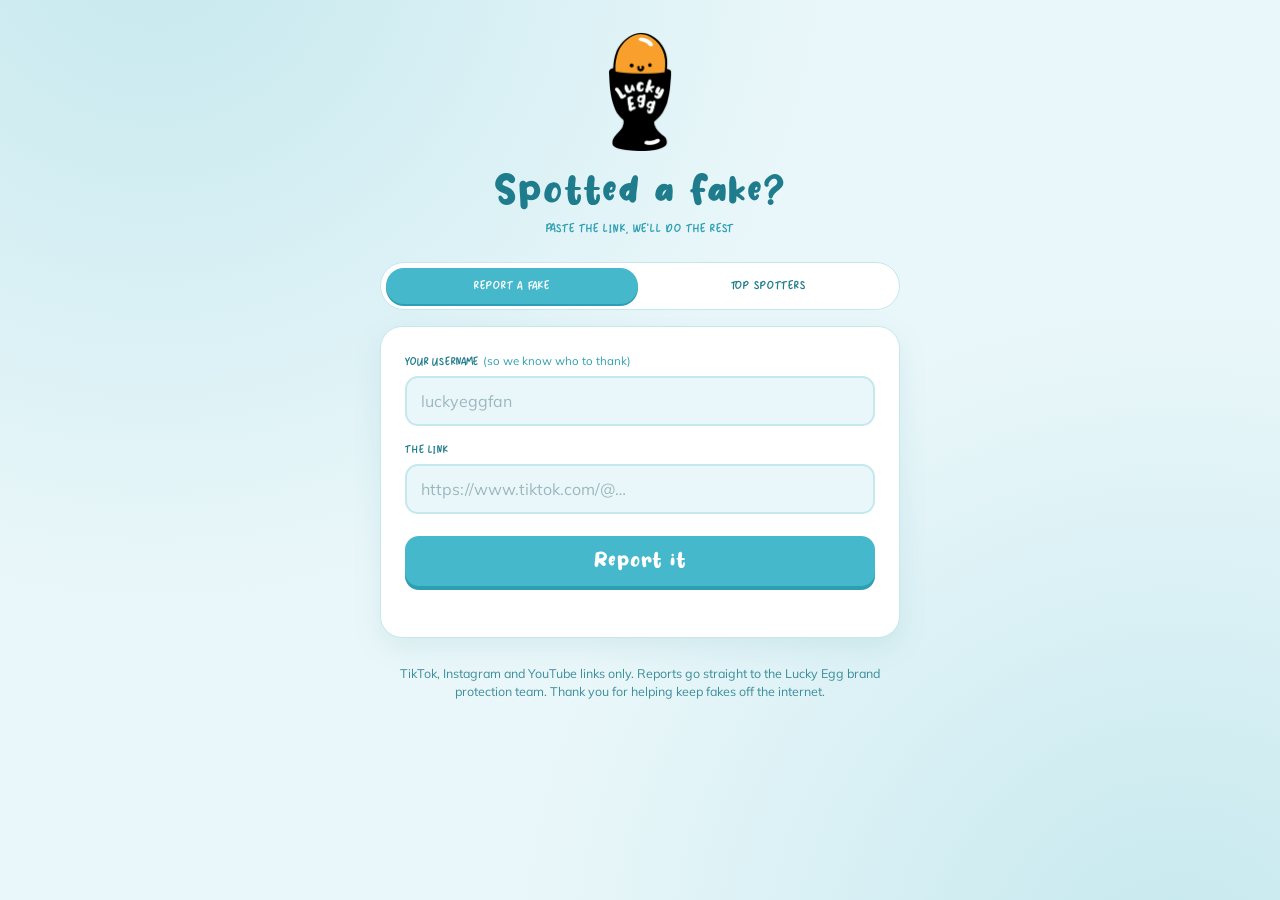
<file: index.html>
<!doctype html>
<html lang="en">
<head>
<meta charset="utf-8">
<meta name="viewport" content="width=device-width, initial-scale=1">
<meta name="robots" content="noindex, nofollow">
<meta name="description" content="Report a fake or copied Lucky Egg product you've spotted on TikTok, Instagram or YouTube.">
<title>Report a fake · Lucky Egg</title>
<link rel="icon" href="logo.png">
<link rel="stylesheet" href="style.css">
</head>
<body>

<img class="logo" src="logo.png" alt="Lucky Egg">
<h1>Spotted a fake?</h1>
<p class="sub">Paste the link, we'll do the rest</p>

<nav class="tabs">
  <a class="tab" href="index.html" aria-current="page">Report a fake</a>
  <a class="tab" href="leaderboard.html">Top spotters</a>
</nav>

<main class="card">
  <form id="f" novalidate>
    <div class="field">
      <label for="handle">Your username <span class="hint">(so we know who to thank)</span></label>
      <input id="handle" name="handle" type="text" autocomplete="username"
             inputmode="text" placeholder="luckyeggfan" maxlength="30" autocapitalize="none" spellcheck="false">
    </div>

    <div class="field">
      <label for="url">The link</label>
      <input id="url" name="url" type="url" inputmode="url"
             placeholder="https://www.tiktok.com/@…" maxlength="500" autocapitalize="none" spellcheck="false">
    </div>

    <div class="trap" aria-hidden="true">
      <label for="website">Website</label>
      <input id="website" name="website" type="text" tabindex="-1" autocomplete="off">
    </div>

    <button id="btn" type="submit">Report it</button>
    <div id="msg" class="msg" role="status" aria-live="polite"></div>
    <div id="count" class="count"></div>
  </form>
</main>

<footer>
  TikTok, Instagram and YouTube links only. Reports go straight to the Lucky Egg
  brand protection team. Thank you for helping keep fakes off the internet.
</footer>

<script>
const SUPABASE_URL = "https://ecpwutlxsuskbtmobjpb.supabase.co";
const SUPABASE_KEY = "sb_publishable_JVl256qyNk7oG7as2L7NXg_OIikEOcg";

const f = document.getElementById("f");
const btn = document.getElementById("btn");
const msg = document.getElementById("msg");
const countEl = document.getElementById("count");
const handleEl = document.getElementById("handle");
const urlEl = document.getElementById("url");
let sent = 0;

// Remember the handle so a partner reporting several links types it once.
try { const h = localStorage.getItem("eggsternal_handle"); if (h) handleEl.value = h; } catch (e) {}

function show(kind, text){ msg.className = "msg show " + kind; msg.textContent = text; }

f.addEventListener("submit", async (ev) => {
  ev.preventDefault();
  const handle = handleEl.value.trim().replace(/^@+/, "");
  const url = urlEl.value.trim();
  if (!handle){ show("err", "Please add your username."); handleEl.focus(); return; }
  if (!url){ show("err", "Please paste a link."); urlEl.focus(); return; }

  btn.disabled = true;
  const label = btn.textContent;
  btn.textContent = "Sending…";
  msg.className = "msg";

  try {
    const res = await fetch(SUPABASE_URL + "/rest/v1/rpc/eggsternal_submit", {
      method: "POST",
      headers: { "Content-Type": "application/json", apikey: SUPABASE_KEY,
                 Authorization: "Bearer " + SUPABASE_KEY },
      body: JSON.stringify({
        p_handle: handle,
        p_url: url,
        p_website: document.getElementById("website").value
      })
    });
    if (!res.ok){
      const detail = await res.text().catch(() => "");
      const err = new Error("http " + res.status);
      err.status = res.status; err.detail = detail;
      throw err;
    }
    const out = await res.json();

    if (out && out.ok && out.status === "added"){
      try { localStorage.setItem("eggsternal_handle", handle); } catch (e) {}
      sent++;
      show("ok", "Got it, thank you. Our team will take a look.");
      urlEl.value = "";
      countEl.textContent = sent === 1 ? "1 link reported" : sent + " links reported";
      urlEl.focus();
    } else if (out && out.ok && out.status === "duplicate"){
      try { localStorage.setItem("eggsternal_handle", handle); } catch (e) {}
      show("dupe", "Good spot, that one is already on our list.");
      urlEl.value = "";
      urlEl.focus();
    } else {
      show("err", (out && out.error) || "Something went wrong. Please try again.");
    }
  } catch (err) {
    // Distinguish "the server said no" from "the request never left the page".
    // The second is what happens when this file is opened from disk rather than
    // served over https: the origin is null and the browser blocks the call.
    console.error("Eggsternal submit failed:", err && err.status ? err.status : err, err && err.detail);
    if (err && err.status){
      show("err", "Couldn't send that just now, please try again. (Error " + err.status + ")");
    } else if (location.protocol === "file:"){
      show("err", "This page has to be opened over the web, not from a file on your computer.");
    } else {
      show("err", "Couldn't reach us just now. Please check your connection and try again.");
    }
  } finally {
    btn.disabled = false;
    btn.textContent = label;
  }
});
</script>
</body>
</html>
</file>
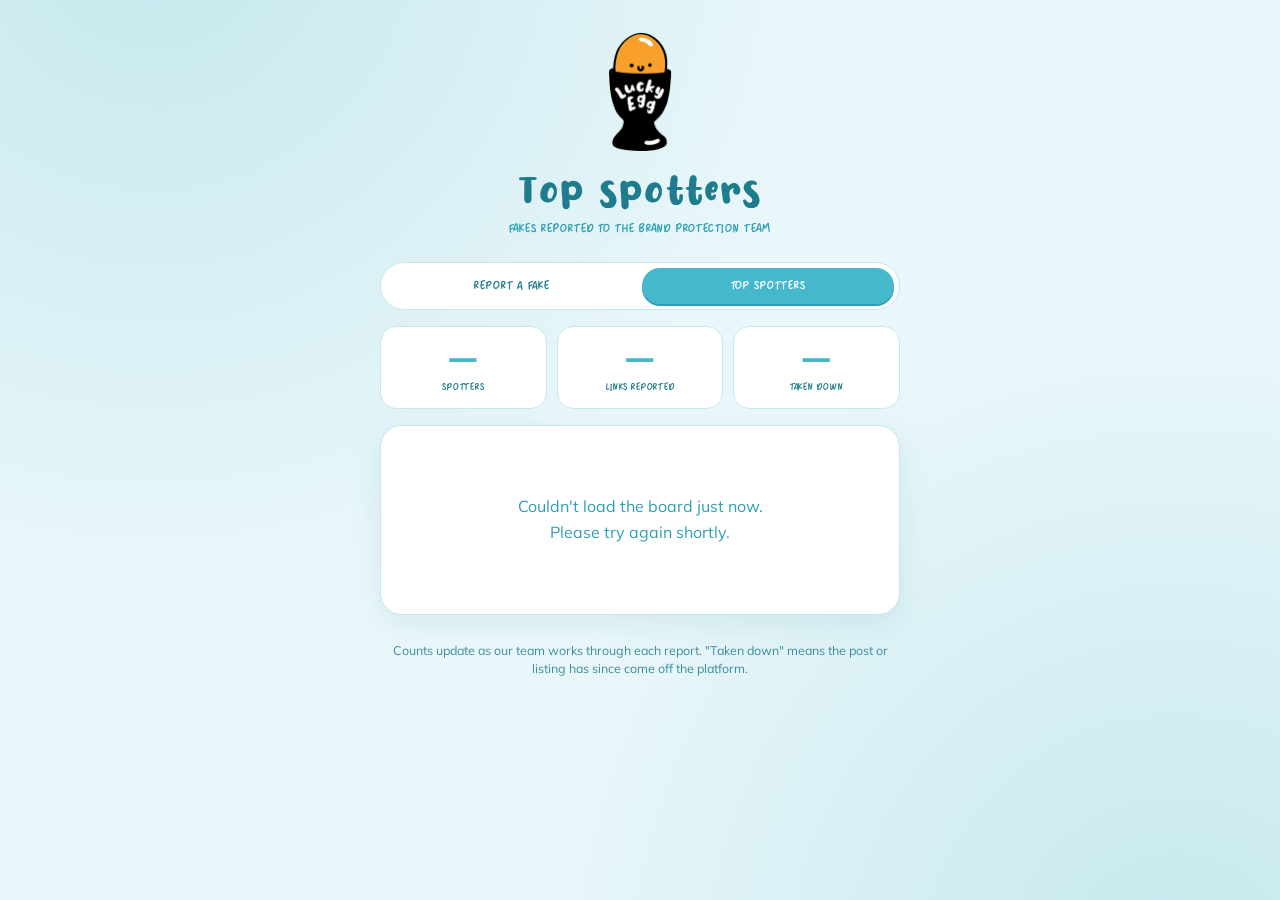
<file: leaderboard.html>
<!doctype html>
<html lang="en">
<head>
<meta charset="utf-8">
<meta name="viewport" content="width=device-width, initial-scale=1">
<meta name="robots" content="noindex, nofollow">
<meta name="description" content="The partners who have reported the most fake Lucky Egg listings.">
<title>Top spotters · Lucky Egg</title>
<link rel="icon" href="logo.png">
<link rel="stylesheet" href="style.css">
</head>
<body>

<img class="logo" src="logo.png" alt="Lucky Egg">
<h1>Top spotters</h1>
<p class="sub">Fakes reported to the brand protection team</p>

<nav class="tabs">
  <a class="tab" href="index.html">Report a fake</a>
  <a class="tab" href="leaderboard.html" aria-current="page">Top spotters</a>
</nav>

<div class="totals" id="totals" hidden>
  <div class="stat"><b id="t-people">—</b><span>Spotters</span></div>
  <div class="stat"><b id="t-reported">—</b><span>Links reported</span></div>
  <div class="stat"><b id="t-removed">—</b><span>Taken down</span></div>
</div>

<main class="card">
  <div id="wrap">
    <p class="empty" id="loading">Loading the board…</p>
  </div>
</main>

<footer>
  Counts update as our team works through each report. "Taken down" means the
  post or listing has since come off the platform.
</footer>

<script>
const SUPABASE_URL = "https://ecpwutlxsuskbtmobjpb.supabase.co";
const SUPABASE_KEY = "sb_publishable_JVl256qyNk7oG7as2L7NXg_OIikEOcg";

const esc = s => String(s == null ? "" : s).replace(/[&<>"']/g,
  c => ({ "&":"&amp;", "<":"&lt;", ">":"&gt;", '"':"&quot;", "'":"&#39;" }[c]));

function when(d){
  if (!d) return "—";
  const dt = new Date(d + "T00:00:00");
  if (isNaN(dt)) return "—";
  return String(dt.getDate()).padStart(2,"0") + "/" + String(dt.getMonth()+1).padStart(2,"0");
}

(async () => {
  const wrap = document.getElementById("wrap");
  try {
    const res = await fetch(SUPABASE_URL + "/rest/v1/rpc/eggsternal_leaderboard", {
      method: "POST",
      headers: { "Content-Type": "application/json", apikey: SUPABASE_KEY,
                 Authorization: "Bearer " + SUPABASE_KEY },
      body: "{}"
    });
    if (!res.ok) throw new Error("http " + res.status);
    const rows = await res.json();

    if (!Array.isArray(rows) || !rows.length){
      wrap.innerHTML = '<p class="empty">No reports yet.<br>Be the first name on the board.</p>';
      return;
    }

    const totalReported = rows.reduce((t, r) => t + (+r.reported || 0), 0);
    const totalRemoved  = rows.reduce((t, r) => t + (+r.removed  || 0), 0);
    document.getElementById("t-people").textContent   = rows.length;
    document.getElementById("t-reported").textContent = totalReported;
    document.getElementById("t-removed").textContent  = totalRemoved;
    document.getElementById("totals").hidden = false;

    wrap.innerHTML =
      '<table><thead><tr>' +
        '<th>#</th><th>Spotter</th>' +
        '<th class="num">Reported</th><th class="num">Down</th><th class="num">Last</th>' +
      '</tr></thead><tbody>' +
      rows.map(r => {
        const cls = r.place === 1 ? "top1" : r.place === 2 ? "top2" : r.place === 3 ? "top3" : "";
        return '<tr class="' + cls + '">' +
          '<td class="place">' + esc(r.place) + '</td>' +
          '<td class="handle">@' + esc(r.handle) + '</td>' +
          '<td class="num">' + esc(r.reported) + '</td>' +
          '<td class="num removed">' + esc(r.removed) + '</td>' +
          '<td class="num">' + esc(when(r.last_report)) + '</td>' +
        '</tr>';
      }).join("") +
      '</tbody></table>';
  } catch (err) {
    wrap.innerHTML = '<p class="empty">Couldn\'t load the board just now.<br>Please try again shortly.</p>';
  }
})();
</script>
</body>
</html>
</file>
<file: style.css>
/* Eggsternal — Lucky Egg house style.
   Blue leads everywhere; orange/yellow/pink appear only as small highlights. */

@font-face { font-family:"Wash Your Hand"; src:url("fonts/WashYourHand.ttf") format("truetype"); font-display:swap }
@font-face { font-family:"Back Home";      src:url("fonts/BackHome.otf")      format("opentype"); font-display:swap }
@font-face { font-family:"Menco Fallback"; src:url("fonts/Mulish.ttf")        format("truetype"); font-weight:100 900; font-display:swap }

:root{
  --sky-50:#EAF7FA; --sky-100:#D4EEF3; --sky-200:#C5E8EE; --sky-300:#A6DEE8;
  --sky-400:#6ECCDC; --sky-500:#46B8CB; --sky-600:#2E9FB3; --sky-700:#1F7C8C;
  --ink:#121417; --white:#fff;
  --orange:#F9A12B; --yellow:#FCD829; --pink:#EF5798;
  --font-display:"Wash Your Hand","Back Home",system-ui,sans-serif;
  --font-subhead:"Back Home","Wash Your Hand",system-ui,sans-serif;
  --font-body:"Menco","Menco Fallback","Mulish",system-ui,-apple-system,"Segoe UI",sans-serif;
}

*{box-sizing:border-box}
html,body{margin:0}
body{
  font-family:var(--font-body); color:var(--ink);
  background:var(--sky-50);
  background-image:radial-gradient(circle at 12% -8%, var(--sky-200) 0, rgba(197,232,238,0) 46%),
                   radial-gradient(circle at 92% 108%, var(--sky-200) 0, rgba(197,232,238,0) 44%);
  background-attachment:fixed;
  -webkit-font-smoothing:antialiased;
  display:flex; flex-direction:column; align-items:center;
  min-height:100vh; padding:32px 18px 48px;
}

.logo{width:64px; height:auto; display:block; margin:0 auto 18px}

h1{
  font-family:var(--font-display); letter-spacing:.025em; font-weight:400;
  font-size:2.6rem; line-height:1.05; text-align:center;
  margin:0 0 10px; color:var(--sky-700);
}
.sub{
  font-family:var(--font-subhead); letter-spacing:.075em; text-transform:uppercase;
  font-size:.78rem; color:var(--sky-600); text-align:center; margin:0 0 26px;
}

.card{
  width:100%; max-width:520px; background:var(--white);
  border:1px solid var(--sky-200); border-radius:22px;
  padding:26px 24px; box-shadow:0 10px 30px rgba(31,124,140,.10);
}

.field{margin-bottom:18px}
label{
  display:block; font-family:var(--font-subhead); letter-spacing:.075em;
  text-transform:uppercase; font-size:.72rem; color:var(--sky-700); margin-bottom:7px;
}
.hint{font-family:var(--font-body); letter-spacing:0; text-transform:none; color:var(--sky-600); font-size:.72rem}

input[type=text], input[type=url]{
  width:100%; font-family:var(--font-body); font-size:1rem; color:var(--ink);
  padding:13px 14px; background:var(--sky-50);
  border:2px solid var(--sky-200); border-radius:13px; outline:none;
  transition:border-color .15s, background .15s;
}
input:focus{border-color:var(--sky-400); background:var(--white)}
input::placeholder{color:#9bb8be}

button{
  width:100%; cursor:pointer; font-family:var(--font-display); letter-spacing:.025em;
  font-size:1.35rem; color:var(--white); background:var(--sky-500);
  border:none; border-radius:14px; padding:14px 18px; margin-top:4px;
  box-shadow:0 4px 0 var(--sky-600); transition:transform .08s, background .15s;
}
button:hover:not(:disabled){background:var(--sky-600); box-shadow:0 4px 0 var(--sky-700)}
button:active:not(:disabled){transform:translateY(3px); box-shadow:0 1px 0 var(--sky-700)}
button:disabled{opacity:.55; cursor:default}

/* Hidden spam trap. Kept out of the tab order and off screen rather than
   display:none, which some bots know to skip. */
.trap{position:absolute; left:-9999px; width:1px; height:1px; overflow:hidden}

.msg{
  display:none; margin-top:16px; padding:12px 14px; border-radius:12px;
  font-size:.92rem; line-height:1.45;
}
.msg.show{display:block}
.msg.ok  {background:var(--sky-100); border:1px solid var(--sky-300); color:var(--sky-700)}
.msg.dupe{background:#FFF6E3;       border:1px solid var(--orange);  color:#8a5a08}
.msg.err {background:#FDEBF3;       border:1px solid var(--pink);    color:#93265a}

.count{margin-top:12px; text-align:center; font-size:.8rem; color:var(--sky-600); min-height:1em}

/* Two tabs, and only ever two: report a fake, or see the board. */
.tabs{
  display:flex; gap:4px; width:100%; max-width:520px; margin:0 0 16px;
  background:var(--white); border:1px solid var(--sky-200);
  border-radius:999px; padding:5px;
}
.tab{
  flex:1; text-align:center; text-decoration:none;
  font-family:var(--font-subhead); letter-spacing:.075em; text-transform:uppercase;
  font-size:.76rem; line-height:1; color:var(--sky-700);
  padding:12px 8px; border-radius:999px;
  transition:background .15s, color .15s;
}
.tab:hover{background:var(--sky-50)}
.tab[aria-current="page"]{
  background:var(--sky-500); color:var(--white);
  box-shadow:0 2px 0 var(--sky-600);
}
.tab[aria-current="page"]:hover{background:var(--sky-500)}

footer{
  max-width:520px; margin-top:26px; text-align:center;
  font-size:.78rem; line-height:1.5; color:var(--sky-700); opacity:.85;
}

/* ── Leaderboard ───────────────────────────────────────────────────────── */
table{width:100%; border-collapse:collapse; font-size:.94rem}
thead th{
  font-family:var(--font-subhead); letter-spacing:.075em; text-transform:uppercase;
  font-size:.68rem; color:var(--sky-700); text-align:left;
  padding:0 8px 10px; border-bottom:2px solid var(--sky-200); white-space:nowrap;
}
tbody td{padding:11px 8px; border-bottom:1px solid var(--sky-100); vertical-align:middle}
tbody tr:last-child td{border-bottom:none}
td.place{
  font-family:var(--font-display); letter-spacing:.025em;
  font-size:1.2rem; color:var(--sky-500); width:1.6em;
}
tr.top1 td.place{color:var(--orange)}
tr.top2 td.place{color:var(--sky-600)}
tr.top3 td.place{color:var(--pink)}
td.handle{font-weight:600; word-break:break-word}
td.num{text-align:right; font-variant-numeric:tabular-nums; white-space:nowrap}
td.removed{color:var(--sky-600)}
.empty{text-align:center; color:var(--sky-600); padding:26px 8px; line-height:1.6}

.totals{
  display:flex; gap:10px; max-width:520px; width:100%; margin-bottom:16px;
}
.stat{
  flex:1; background:var(--white); border:1px solid var(--sky-200);
  border-radius:16px; padding:14px 10px; text-align:center;
}
.stat b{
  display:block; font-family:var(--font-display); letter-spacing:.025em;
  font-size:1.9rem; line-height:1.1; color:var(--sky-500);
}
.stat span{
  font-family:var(--font-subhead); letter-spacing:.075em; text-transform:uppercase;
  font-size:.64rem; color:var(--sky-700);
}

@media (max-width:460px){
  body{padding:22px 14px 36px}
  h1{font-size:2.05rem}
  .card{padding:22px 18px; border-radius:18px}
  .stat b{font-size:1.5rem}
  thead th, tbody td{padding-left:5px; padding-right:5px}
}
</file>
